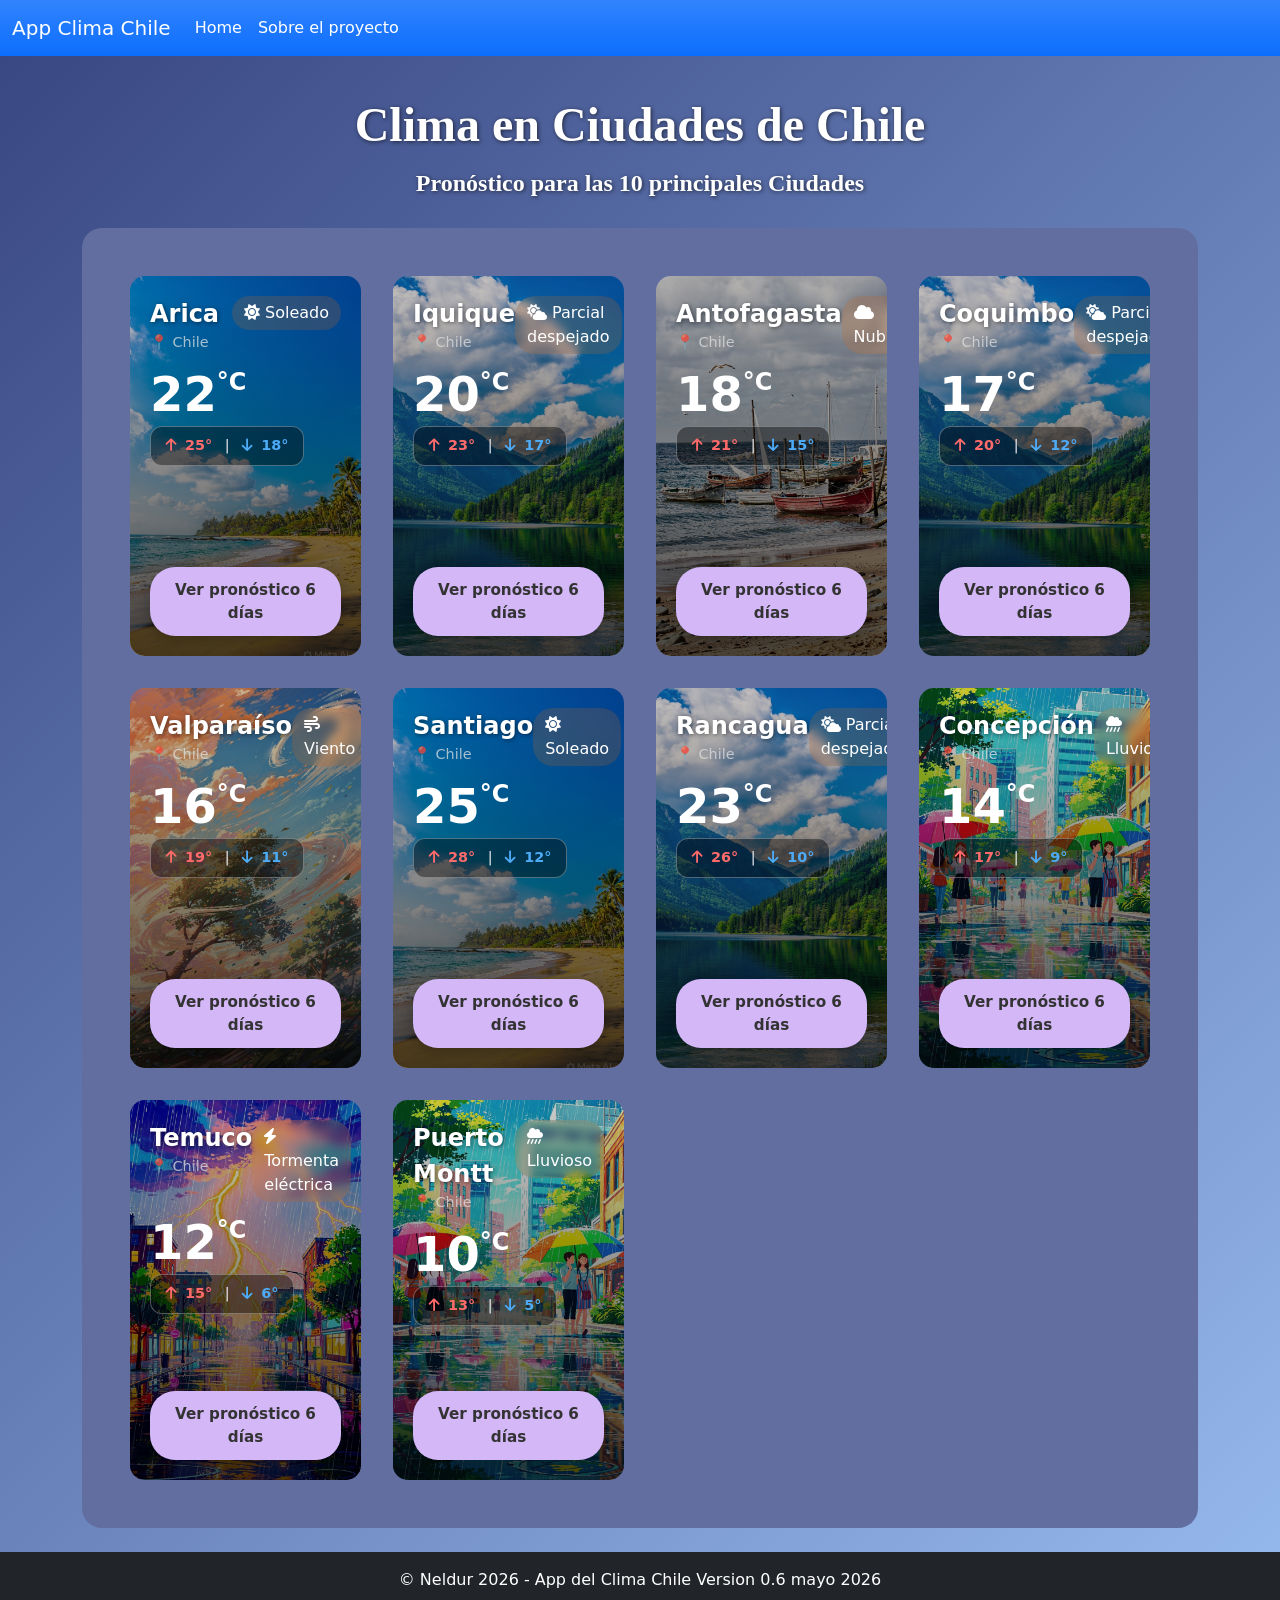
<file: index.html>
<!doctype html>
<html lang="en">
  <head>
    <meta charset="utf-8" />
    <meta name="viewport" content="width=device-width, initial-scale=1" />
    <title>App del Clima</title>
    <link
      href="https://cdn.jsdelivr.net/npm/bootstrap@5.3.8/dist/css/bootstrap.min.css"
      rel="stylesheet"
    />
    <link
      rel="stylesheet"
      href="https://cdnjs.cloudflare.com/ajax/libs/font-awesome/6.0.0-beta3/css/all.min.css"
    />
    <link rel="stylesheet" href="./assets/css/style.css" />
  </head>

  <body>
    <nav class="navbar navbar-expand-lg bg-primary bg-gradient">
      <div class="container-fluid">
        <a class="navbar-brand text-white" href="#">App Clima Chile</a>
        <button
          class="navbar-toggler"
          type="button"
          data-bs-toggle="collapse"
          data-bs-target="#navbarNav"
        >
          <span class="navbar-toggler-icon"></span>
        </button>
        <div class="collapse navbar-collapse" id="navbarNav">
          <ul class="navbar-nav">
            <li class="nav-item">
              <a class="nav-link active text-white" href="./index.html">Home</a>
            </li>
            <li class="nav-item">
              <a class="nav-link text-white" href="./README.md"
                >Sobre el proyecto</a
              >
            </li>
          </ul>
        </div>
      </div>
    </nav>

    <div class="bg-secondary py-4">
      <div class="container">
        <header class="py-3 text-center text-white">
          <h1 class="display-5">Clima en Ciudades de Chile</h1>
          <p class="lead">Pronóstico para las 10 principales Ciudades</p>
        </header>

        <!-- CONTENEDOR PRINCIPAL DE TARJETAS -->
        <div id="tarjetas-clima-container" class="grid-container">
          <!-- Tarjeta 1: Arica (ID 0) -->
          <div class="city-card">
            <img
              class="card-bg-img"
              src="./assets/img/dia soleado.jpeg"
              alt="Arica"
            />
            <div class="card-overlay"></div>
            <div class="card-body">
              <div>
                <div class="d-flex justify-content-between align-items-start">
                  <div>
                    <div class="city-name">Arica</div>
                    <div class="small opacity-75">📍 Chile</div>
                  </div>
                  <div class="clase-dia-badge">
                    <i class="fas fa-sun"></i> Soleado
                  </div>
                </div>
                <div class="mt-3">
                  <div class="temp-actual">22<small>°C</small></div>
                  <div class="temp-range-btn mt-2">
                    <span class="temp-max-val"
                      ><i class="fas fa-arrow-up"></i> 25°</span
                    >
                    <span class="mx-2">|</span>
                    <span class="temp-min-val"
                      ><i class="fas fa-arrow-down"></i> 18°</span
                    >
                  </div>
                </div>
              </div>
              <div class="mt-4">
                <button class="btn-detalle btn-detalle-js w-100" data-id="0">
                  Ver pronóstico 6 días
                </button>
              </div>
            </div>
          </div>

          <!-- Tarjeta 2: Iquique (ID 1) -->
          <div class="city-card">
            <img
              class="card-bg-img"
              src="./assets/img/parcial_despejado.jpeg"
              alt="Iquique"
            />
            <div class="card-overlay"></div>
            <div class="card-body">
              <div>
                <div class="d-flex justify-content-between align-items-start">
                  <div>
                    <div class="city-name">Iquique</div>
                    <div class="small opacity-75">📍 Chile</div>
                  </div>
                  <div class="clase-dia-badge">
                    <i class="fas fa-cloud-sun"></i> Parcial despejado
                  </div>
                </div>
                <div class="mt-3">
                  <div class="temp-actual">20<small>°C</small></div>
                  <div class="temp-range-btn mt-2">
                    <span class="temp-max-val"
                      ><i class="fas fa-arrow-up"></i> 23°</span
                    >
                    <span class="mx-2">|</span>
                    <span class="temp-min-val"
                      ><i class="fas fa-arrow-down"></i> 17°</span
                    >
                  </div>
                </div>
              </div>
              <div class="mt-4">
                <button class="btn-detalle btn-detalle-js w-100" data-id="1">
                  Ver pronóstico 6 días
                </button>
              </div>
            </div>
          </div>

          <!-- Tarjeta 3: Antofagasta (ID 2) -->
          <div class="city-card">
            <img
              class="card-bg-img"
              src="./assets/img/dia-nublado2.jpeg"
              alt="Antofagasta"
            />
            <div class="card-overlay"></div>
            <div class="card-body">
              <div>
                <div class="d-flex justify-content-between align-items-start">
                  <div>
                    <div class="city-name">Antofagasta</div>
                    <div class="small opacity-75">📍 Chile</div>
                  </div>
                  <div class="clase-dia-badge">
                    <i class="fas fa-cloud"></i> Nublado
                  </div>
                </div>
                <div class="mt-3">
                  <div class="temp-actual">18<small>°C</small></div>
                  <div class="temp-range-btn mt-2">
                    <span class="temp-max-val"
                      ><i class="fas fa-arrow-up"></i> 21°</span
                    >
                    <span class="mx-2">|</span>
                    <span class="temp-min-val"
                      ><i class="fas fa-arrow-down"></i> 15°</span
                    >
                  </div>
                </div>
              </div>
              <div class="mt-4">
                <button class="btn-detalle btn-detalle-js w-100" data-id="2">
                  Ver pronóstico 6 días
                </button>
              </div>
            </div>
          </div>

          <!-- Tarjeta 4: La Serena (ID 3) -->
          <div class="city-card">
            <img
              class="card-bg-img"
              src="/assets/img/parcial_despejado.jpeg"
              alt="La Serena"
            />
            <div class="card-overlay"></div>
            <div class="card-body">
              <div>
                <div class="d-flex justify-content-between align-items-start">
                  <div>
                    <div class="city-name">Coquimbo</div>
                    <div class="small opacity-75">📍 Chile</div>
                  </div>
                  <div class="clase-dia-badge">
                    <i class="fas fa-cloud-sun"></i> Parcial despejado
                  </div>
                </div>
                <div class="mt-3">
                  <div class="temp-actual">17<small>°C</small></div>
                  <div class="temp-range-btn mt-2">
                    <span class="temp-max-val"
                      ><i class="fas fa-arrow-up"></i> 20°</span
                    >
                    <span class="mx-2">|</span>
                    <span class="temp-min-val"
                      ><i class="fas fa-arrow-down"></i> 12°</span
                    >
                  </div>
                </div>
              </div>
              <div class="mt-4">
                <button class="btn-detalle btn-detalle-js w-100" data-id="3">
                  Ver pronóstico 6 días
                </button>
              </div>
            </div>
          </div>

          <!-- Tarjeta 5: Valparaíso (ID 4) -->
          <div class="city-card">
            <img
              class="card-bg-img"
              src="/assets/img/dia de viento.jpeg"
              alt="Valparaíso"
            />
            <div class="card-overlay"></div>
            <div class="card-body">
              <div>
                <div class="d-flex justify-content-between align-items-start">
                  <div>
                    <div class="city-name">Valparaíso</div>
                    <div class="small opacity-75">📍 Chile</div>
                  </div>
                  <div class="clase-dia-badge">
                    <i class="fas fa-wind"></i> Viento
                  </div>
                </div>
                <div class="mt-3">
                  <div class="temp-actual">16<small>°C</small></div>
                  <div class="temp-range-btn mt-2">
                    <span class="temp-max-val"
                      ><i class="fas fa-arrow-up"></i> 19°</span
                    >
                    <span class="mx-2">|</span>
                    <span class="temp-min-val"
                      ><i class="fas fa-arrow-down"></i> 11°</span
                    >
                  </div>
                </div>
              </div>
              <div class="mt-4">
                <button class="btn-detalle btn-detalle-js w-100" data-id="4">
                  Ver pronóstico 6 días
                </button>
              </div>
            </div>
          </div>

          <!-- Tarjeta 6: Santiago (ID 5) -->
          <div class="city-card">
            <img
              class="card-bg-img"
              src="/assets/img/dia soleado.jpeg"
              alt="Santiago"
            />
            <div class="card-overlay"></div>
            <div class="card-body">
              <div>
                <div class="d-flex justify-content-between align-items-start">
                  <div>
                    <div class="city-name">Santiago</div>
                    <div class="small opacity-75">📍 Chile</div>
                  </div>
                  <div class="clase-dia-badge">
                    <i class="fas fa-sun"></i> Soleado
                  </div>
                </div>
                <div class="mt-3">
                  <div class="temp-actual">25<small>°C</small></div>
                  <div class="temp-range-btn mt-2">
                    <span class="temp-max-val"
                      ><i class="fas fa-arrow-up"></i> 28°</span
                    >
                    <span class="mx-2">|</span>
                    <span class="temp-min-val"
                      ><i class="fas fa-arrow-down"></i> 12°</span
                    >
                  </div>
                </div>
              </div>
              <div class="mt-4">
                <button class="btn-detalle btn-detalle-js w-100" data-id="5">
                  Ver pronóstico 6 días
                </button>
              </div>
            </div>
          </div>

          <!-- Tarjeta 7: Rancagua (ID 6) -->
          <div class="city-card">
            <img
              class="card-bg-img"
              src="/assets/img/parcial_despejado.jpeg"
              alt="Rancagua"
            />
            <div class="card-overlay"></div>
            <div class="card-body">
              <div>
                <div class="d-flex justify-content-between align-items-start">
                  <div>
                    <div class="city-name">Rancagua</div>
                    <div class="small opacity-75">📍 Chile</div>
                  </div>
                  <div class="clase-dia-badge">
                    <i class="fas fa-cloud-sun"></i> Parcial despejado
                  </div>
                </div>
                <div class="mt-3">
                  <div class="temp-actual">23<small>°C</small></div>
                  <div class="temp-range-btn mt-2">
                    <span class="temp-max-val"
                      ><i class="fas fa-arrow-up"></i> 26°</span
                    >
                    <span class="mx-2">|</span>
                    <span class="temp-min-val"
                      ><i class="fas fa-arrow-down"></i> 10°</span
                    >
                  </div>
                </div>
              </div>
              <div class="mt-4">
                <button class="btn-detalle btn-detalle-js w-100" data-id="6">
                  Ver pronóstico 6 días
                </button>
              </div>
            </div>
          </div>

          <!-- Tarjeta 8: Concepción (ID 7) -->
          <div class="city-card">
            <img
              class="card-bg-img"
              src="/assets/img/lluvia.jpeg"
              alt="Concepción"
            />
            <div class="card-overlay"></div>
            <div class="card-body">
              <div>
                <div class="d-flex justify-content-between align-items-start">
                  <div>
                    <div class="city-name">Concepción</div>
                    <div class="small opacity-75">📍 Chile</div>
                  </div>
                  <div class="clase-dia-badge">
                    <i class="fas fa-cloud-showers-heavy"></i> Lluvioso
                  </div>
                </div>
                <div class="mt-3">
                  <div class="temp-actual">14<small>°C</small></div>
                  <div class="temp-range-btn mt-2">
                    <span class="temp-max-val"
                      ><i class="fas fa-arrow-up"></i> 17°</span
                    >
                    <span class="mx-2">|</span>
                    <span class="temp-min-val"
                      ><i class="fas fa-arrow-down"></i> 9°</span
                    >
                  </div>
                </div>
              </div>
              <div class="mt-4">
                <button class="btn-detalle btn-detalle-js w-100" data-id="7">
                  Ver pronóstico 6 días
                </button>
              </div>
            </div>
          </div>

          <!-- Tarjeta 9: Temuco (ID 8) -->
          <div class="city-card">
            <img
              class="card-bg-img"
              src="/assets/img/tormenta_electrica.jpeg"
              alt="Temuco"
            />
            <div class="card-overlay"></div>
            <div class="card-body">
              <div>
                <div class="d-flex justify-content-between align-items-start">
                  <div>
                    <div class="city-name">Temuco</div>
                    <div class="small opacity-75">📍 Chile</div>
                  </div>
                  <div class="clase-dia-badge">
                    <i class="fas fa-bolt"></i> Tormenta eléctrica
                  </div>
                </div>
                <div class="mt-3">
                  <div class="temp-actual">12<small>°C</small></div>
                  <div class="temp-range-btn mt-2">
                    <span class="temp-max-val"
                      ><i class="fas fa-arrow-up"></i> 15°</span
                    >
                    <span class="mx-2">|</span>
                    <span class="temp-min-val"
                      ><i class="fas fa-arrow-down"></i> 6°</span
                    >
                  </div>
                </div>
              </div>
              <div class="mt-4">
                <button class="btn-detalle btn-detalle-js w-100" data-id="8">
                  Ver pronóstico 6 días
                </button>
              </div>
            </div>
          </div>

          <!-- Tarjeta 10: Puerto Montt (ID 9) -->
          <div class="city-card">
            <img
              class="card-bg-img"
              src="/assets/img/lluvia.jpeg"
              alt="Puerto Montt"
            />
            <div class="card-overlay"></div>
            <div class="card-body">
              <div>
                <div class="d-flex justify-content-between align-items-start">
                  <div>
                    <div class="city-name">Puerto Montt</div>
                    <div class="small opacity-75">📍 Chile</div>
                  </div>
                  <div class="clase-dia-badge">
                    <i class="fas fa-cloud-showers-heavy"></i> Lluvioso
                  </div>
                </div>
                <div class="mt-3">
                  <div class="temp-actual">10<small>°C</small></div>
                  <div class="temp-range-btn mt-2">
                    <span class="temp-max-val"
                      ><i class="fas fa-arrow-up"></i> 13°</span
                    >
                    <span class="mx-2">|</span>
                    <span class="temp-min-val"
                      ><i class="fas fa-arrow-down"></i> 5°</span
                    >
                  </div>
                </div>
              </div>
              <div class="mt-4">
                <button class="btn-detalle btn-detalle-js w-100" data-id="9">
                  Ver pronóstico 6 días
                </button>
              </div>
            </div>
          </div>
        </div>
      </div>
    </div>

    <footer class="bg-dark mt-auto">
      <p class="text-white text-center p-3 mb-0">
        © Neldur 2026 - App del Clima Chile Version 0.6 mayo 2026
      </p>
    </footer>

    <script src="https://cdn.jsdelivr.net/npm/bootstrap@5.3.8/dist/js/bootstrap.bundle.min.js"></script>
    <script src="assets/js/datos.js"></script>
    <script src="assets/js/index.js"></script>
  </body>
</html>
</file>
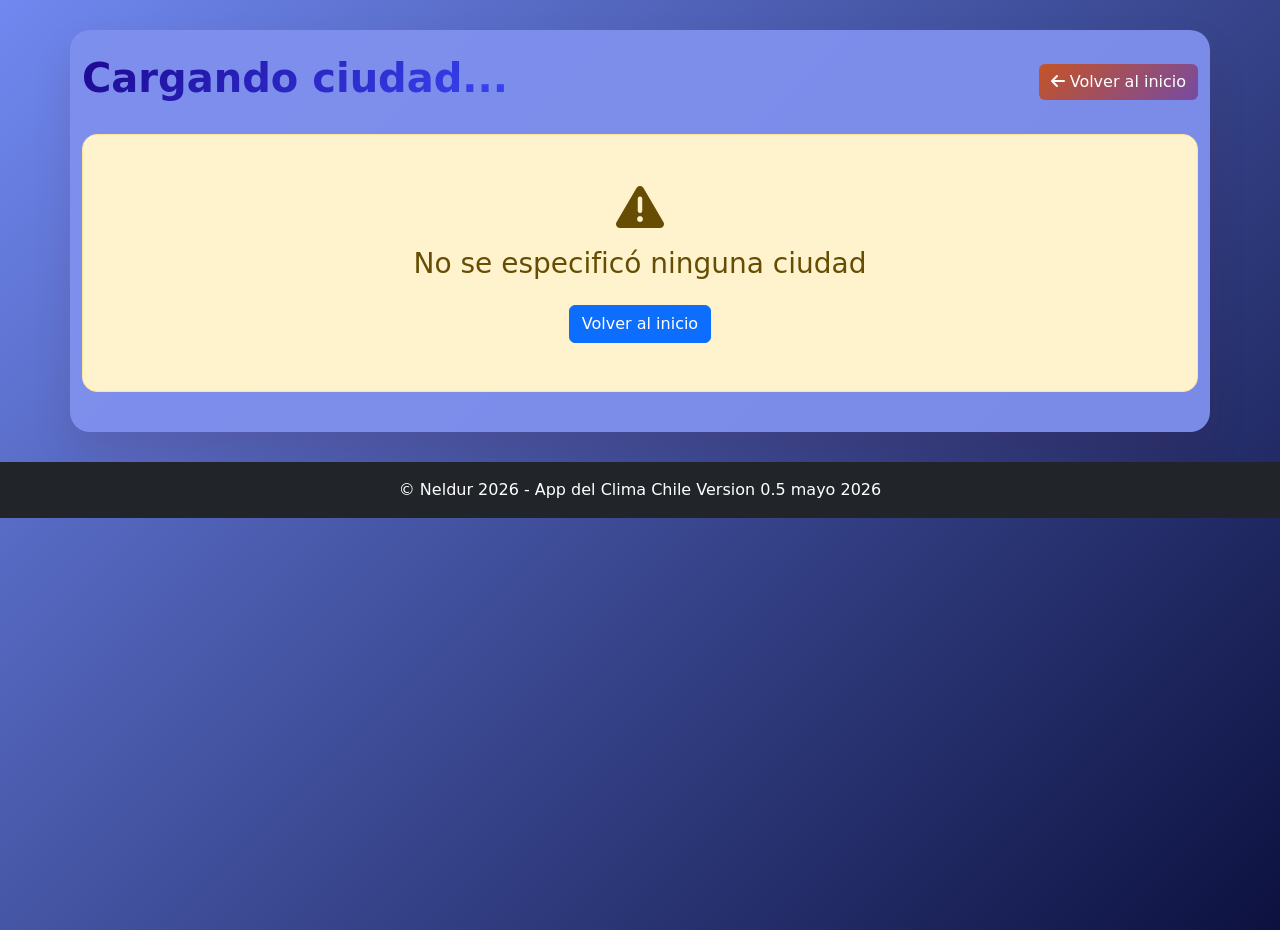
<file: detalle.html>
<!doctype html>
<html lang="es">
  <head>
    <meta charset="UTF-8" />
    <meta name="viewport" content="width=device-width, initial-scale=1.0" />
    <title>Pronóstico del Clima - 6 días</title>
    <link
      href="https://cdn.jsdelivr.net/npm/bootstrap@5.3.8/dist/css/bootstrap.min.css"
      rel="stylesheet"
    />
    <link
      rel="stylesheet"
      href="https://cdnjs.cloudflare.com/ajax/libs/font-awesome/6.0.0-beta3/css/all.min.css"
    />
    <link rel="stylesheet" href="assets/css/style.css" />
  </head>
  <body class="bg-light">
    <div class="container py-4">
      <div class="d-flex justify-content-between align-items-center mb-4">
        <h1 id="modalCiudadNombre" class="display-6">Cargando ciudad...</h1>
        <a href="index.html" class="btn btn-secondary">
          <i class="fas fa-arrow-left"></i> Volver al inicio
        </a>
      </div>

      <div id="modalDetalleBody">
        <div class="text-center py-5">
          <div class="spinner-border text-primary" role="status">
            <span class="visually-hidden">Cargando...</span>
          </div>
          <p class="mt-3">Cargando pronóstico para 6 días...</p>
        </div>
      </div>
    </div>

     <footer class="bg-dark mt-auto">
      <p class="text-white text-center p-3 mb-0">
        © Neldur 2026 - App del Clima Chile Version 0.5 mayo 2026
      </p>
    </footer>

    <!-- ✅ Rutas CORRECTAS (relativas, sin barra al inicio) -->
    <script src="assets/js/datos.js"></script>
    <script src="assets/js/detalle.js"></script>
  </body>
</html>
</file>
<file: assets/css/style.css>
* {
  margin: 0;
  padding: 0;
  box-sizing: border-box;
}

/* ===== BODY ===== */

.bg-secondary {
  background: linear-gradient(135deg, #394783 0%, #94b7eb 100%);
  min-height: 100vh;
}

.display-5{
  font-family:'Times New Roman', Times, serif;
  font-size: 3rem;
  line-height: 1.2;
  font-weight: bold;
  margin-bottom: 5px;
  text-shadow: 1px 1px 4px rgba(0, 0, 0, 0.616);
}

.lead{
  font-family:'Times New Roman', Times, serif;
  font-size: 1.5rem;
  line-height: 1.2;
  font-weight: bold;
  margin-bottom: 5px;
  padding: 10px;
  text-shadow: 1px 1px 4px rgba(0, 0, 0, 0.616);
}

/* ===== BOTONES ===== */
.btn-dev1 {
  background-color: #62e9c2;
  border: 4px solid #0c770c;
  border-radius: 16px;
  color: #13453c;
}

.btn-dev1:hover {
  background-color: #08936c;
  border: 4px solid #084108;
  color: #13453c;
}

/* ===== TARJETAS PRINCIPALES (INDEX) ===== */
.city-card {
  display: flex;
  flex-direction: column;
  position: relative;
  overflow: hidden;
  border-radius: 15px;
  color: white;
  min-height: 380px;
  height: 100%;
}

.card-bg-img {
  position: absolute;
  top: 0;
  left: 0;
  width: 100%;
  height: 100%;
  object-fit: cover;
  z-index: 1;
}

.card-overlay {
  position: absolute;
  top: 0;
  left: 0;
  width: 100%;
  height: 100%;
  background: linear-gradient(
    to bottom,
    rgba(0, 0, 0, 0.2),
    rgba(0, 0, 0, 0.7)
  );
  z-index: 2;
}

.city-card:hover .card-overlay {
  background: linear-gradient(
    to bottom,
    rgba(0, 0, 0, 0.3),
    rgba(0, 0, 0, 0.8)
  );
}

.card-body {
  display: flex;
  flex-direction: column;
  height: 100%;
  position: relative;
  z-index: 3;
  padding: 20px;
}

.mt-4 {
  margin-top: auto !important;
}

.clase-dia-badge {
  background: rgba(216, 108, 21, 0.2);
  backdrop-filter: blur(5px);
  padding: 5px 12px;
  border-radius: 20px;
  font-size: 1rem;
}

.city-name {
  font-size: 1.5rem;
  font-weight: bold;
  margin-bottom: 0;
  text-shadow: 1px 1px 4px rgba(0, 0, 0, 0.5);
}

.small.opacity-75 {
  font-size: 0.9rem;
  color: #e0e0e0;
}

.temp-actual {
  font-size: 3rem;
  font-weight: 800;
  line-height: 1;
}

.temp-actual small {
  font-size: 1.5rem;
  vertical-align: top;
}

.temp-range-btn {
  background-color: rgba(0, 0, 0, 0.4);
  color: #eeeff3;
  border: 1px solid rgba(255, 255, 255, 0.3);
  border-radius: 12px;
  padding: 8px 15px;
  font-size: 0.9rem;
  display: inline-block;
  cursor: default;
}

.temp-range-btn i {
  margin-right: 3px;
}

.temp-max-val {
  color: #ff6b6b;
  font-weight: bold;
}

.temp-min-val {
  color: #4dabf7;
  font-weight: bold;
}

.btn-detalle {
  background-color: #d3b7f7;
  color: #333333;
  border: none;
  border-radius: 25px;
  padding: 12px;
  font-weight: bold;
  font-size: 0.95rem;
  width: 100%;
  cursor: pointer;
  transition: all 0.3s cubic-bezier(0.175, 0.885, 0.32, 1.275);
  box-shadow: 0 4px 15px rgba(0, 0, 0, 0.3);
}

.btn-detalle:hover {
  background-color: #c2e4ee;
  transform: scale(1.03) translateY(-2px);
  box-shadow: 0 8px 25px rgba(255, 255, 255, 0.4);
  letter-spacing: 0.5px;
}

.btn-detalle:active {
  transform: scale(0.98);
}

/* ===== GRID RESPONSIVO ===== */
.grid-container {
  background-color: #626ea0;
  display: grid;
  grid-template-columns: repeat(auto-fill, minmax(280px, 1fr));
  gap: 2rem;
  border-radius: 20px;
  padding: 3rem;
}

@media (min-width: 420px) {
  .grid-container {
    grid-template-columns: repeat(2, 1fr);
  }
}

@media (min-width: 1024px) {
  .grid-container {
    grid-template-columns: repeat(3, 1fr);
  }
}

@media (min-width: 1200px) {
  .grid-container {
    grid-template-columns: repeat(4, 1fr);
  }
}

/* ===== TARJETAS DE PRONÓSTICO (DETALLE) - VERSIÓN MEJORADA ===== */
.forecast-card {
  background: linear-gradient(135deg, #3f8ee9 0%, #b2ca2c 100%);
  border-radius: 20px;
  padding: 20px 12px;
  text-align: center;
  transition: all 0.3s ease;
  cursor: pointer;
  border: 3px solid rgba(18, 223, 46, 0.08);
  box-shadow: 0 4px 12px rgba(0, 0, 0, 0.05);
  height: 100%;
  position: relative;
  overflow: hidden;
}

.forecast-card::before {
  content: "";
  position: absolute;
  top: 0;
  left: -100%;
  width: 100%;
  height: 8px;
  background: linear-gradient(90deg, #3007e7, #30bcd4, hsla(76, 91%, 49%, 0.911));
  transition: left 0.3s ease;
}

.forecast-card:hover::before {
  left: 0;
}

.forecast-card:hover {
  transform: translateY(-8px);
  box-shadow: 0 15px 30px rgba(0, 0, 0, 0.15);
  border-color: rgba(48, 219, 211, 0.3);
}

/* Día de la semana */
.forecast-card .day-name,
.forecast-card .fw-bold {
  font-size: 2rem;
  font-weight: 800;
  color: #00050a;
  text-transform: uppercase;
  letter-spacing: 1px;
  margin-bottom: 5px;
}

/* Fecha */
.forecast-card .date,
.forecast-card .small.text-muted {
  font-size: 1rem;
  color: #011113;
  font-weight: bold;
  margin-bottom: 10px;
}

/* Icono del clima flechas */
.forecast-card i {
  font-size: 3rem;
  margin: 15px 0;
  color: #101ee4;
  transition: transform 0.3s ease;
}

.forecast-card:hover i {
  transform: scale(1.1);
}

/* Temperaturas */
.forecast-card .temp-max,
.forecast-card .text-danger {
  color: hwb(6 2% 3%);
  font-weight: bold;
  font-size: 2rem;
}

.forecast-card .temp-min,
.forecast-card .text-primary {
  color: #2c0bec !important;
  font-weight: bold;
  font-size: 2rem;
}

/* Tipo de clima */
.forecast-card .climate-type,
.forecast-card .small.text-muted.mt-2 {
  font-size: 1.5rem;
  color: #111111;
  font-weight: bold;
  margin-top: 10px;
  padding-top: 8px;
  border-top: 3px dashed #111111;
}

/* ===== PÁGINA DE DETALLE ===== */
.bg-light {
  background: linear-gradient(135deg, #7088f0 0%, #0c113f 100%);
  min-height: 100vh;
}

.container.py-4 {
  background: rgba(127, 144, 238, 0.95);
  border-radius: 20px;
  margin-top: 30px;
  margin-bottom: 30px;
  box-shadow: 0 20px 40px rgba(87, 2, 2, 0.1);
}

#modalCiudadNombre {
  background: linear-gradient(135deg, #1d0992 0%, #3844f3 100%);
  -webkit-background-clip: text;
  -webkit-text-fill-color: transparent;
  background-clip: text;
  font-weight: bold;
}

.btn-secondary {
  background: linear-gradient(135deg, #c55326 0%, #764ba2 100%);
  border: none;
  transition: all 0.3s ease;
}

.btn-secondary:hover {
  transform: translateX(-5px);
  background: linear-gradient(135deg, #5a67d8 0%, #6b46a0 100%);
}

/* Spinner de carga */
.spinner-border {
  width: 3rem;
  height: 3rem;
}

/* Mensajes de error */
.alert {
  border-radius: 15px;
}

/* ===== RESPONSIVE ===== */
@media (max-width: 768px) {
  .forecast-card {
    padding: 15px 8px;
  }

  .forecast-card i {
    font-size: 2rem;
    margin: 10px 0;
  }

  .forecast-card .temp-max,
  .forecast-card .temp-min,
  .forecast-card .text-danger,
  .forecast-card .text-primary {
    font-size: 1rem;
  }

  .forecast-card .day-name,
  .forecast-card .fw-bold {
    font-size: 1rem;
  }

  .display-6 {
    font-size: 1.3rem;
  }

  .btn-secondary {
    font-size: 0.8rem;
    padding: 8px 12px;
  }

  .grid-container {
    gap: 1rem;
    padding: 0.5rem;
  }
}

@media (min-width: 420px) and (max-width: 1024px) {
  .forecast-card {
    padding: 18px 10px;
  }

  .forecast-card i {
    font-size: 2.2rem;
  }
}

/* ===== ANIMACIONES ADICIONALES ===== */
@keyframes fadeIn {
  from {
    opacity: 0;
    transform: translateY(20px);
  }

  to {
    opacity: 1;
    transform: translateY(0);
  }
}

.forecast-card {
  animation: fadeIn 0.5s ease forwards;
}

/* Retrasos escalonados para las tarjetas */
.forecast-card:nth-child(1) {
  animation-delay: 0.1s;
}

.forecast-card:nth-child(2) {
  animation-delay: 0.2s;
}

.forecast-card:nth-child(3) {
  animation-delay: 0.3s;
}

.forecast-card:nth-child(4) {
  animation-delay: 0.4s;
}

.forecast-card:nth-child(5) {
  animation-delay: 0.5s;
}

.forecast-card:nth-child(6) {
  animation-delay: 0.6s;
}
</file>
